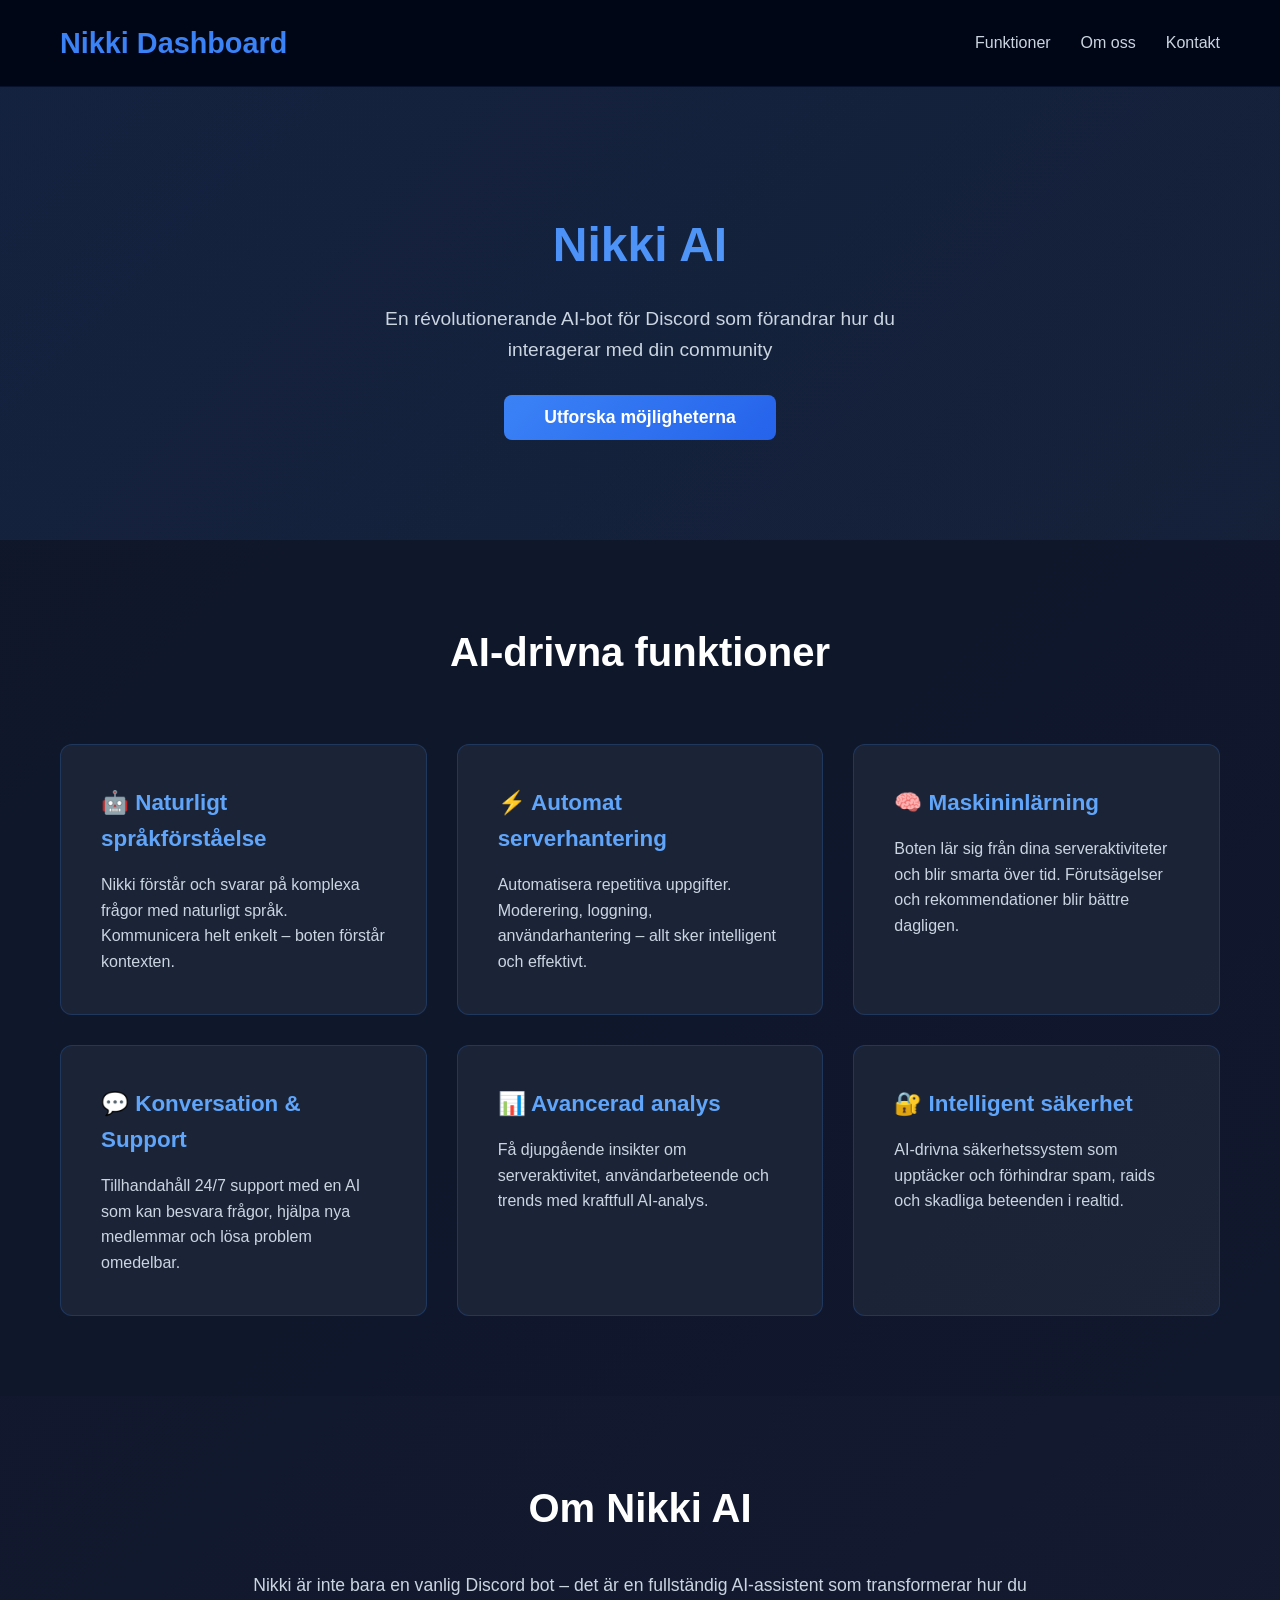
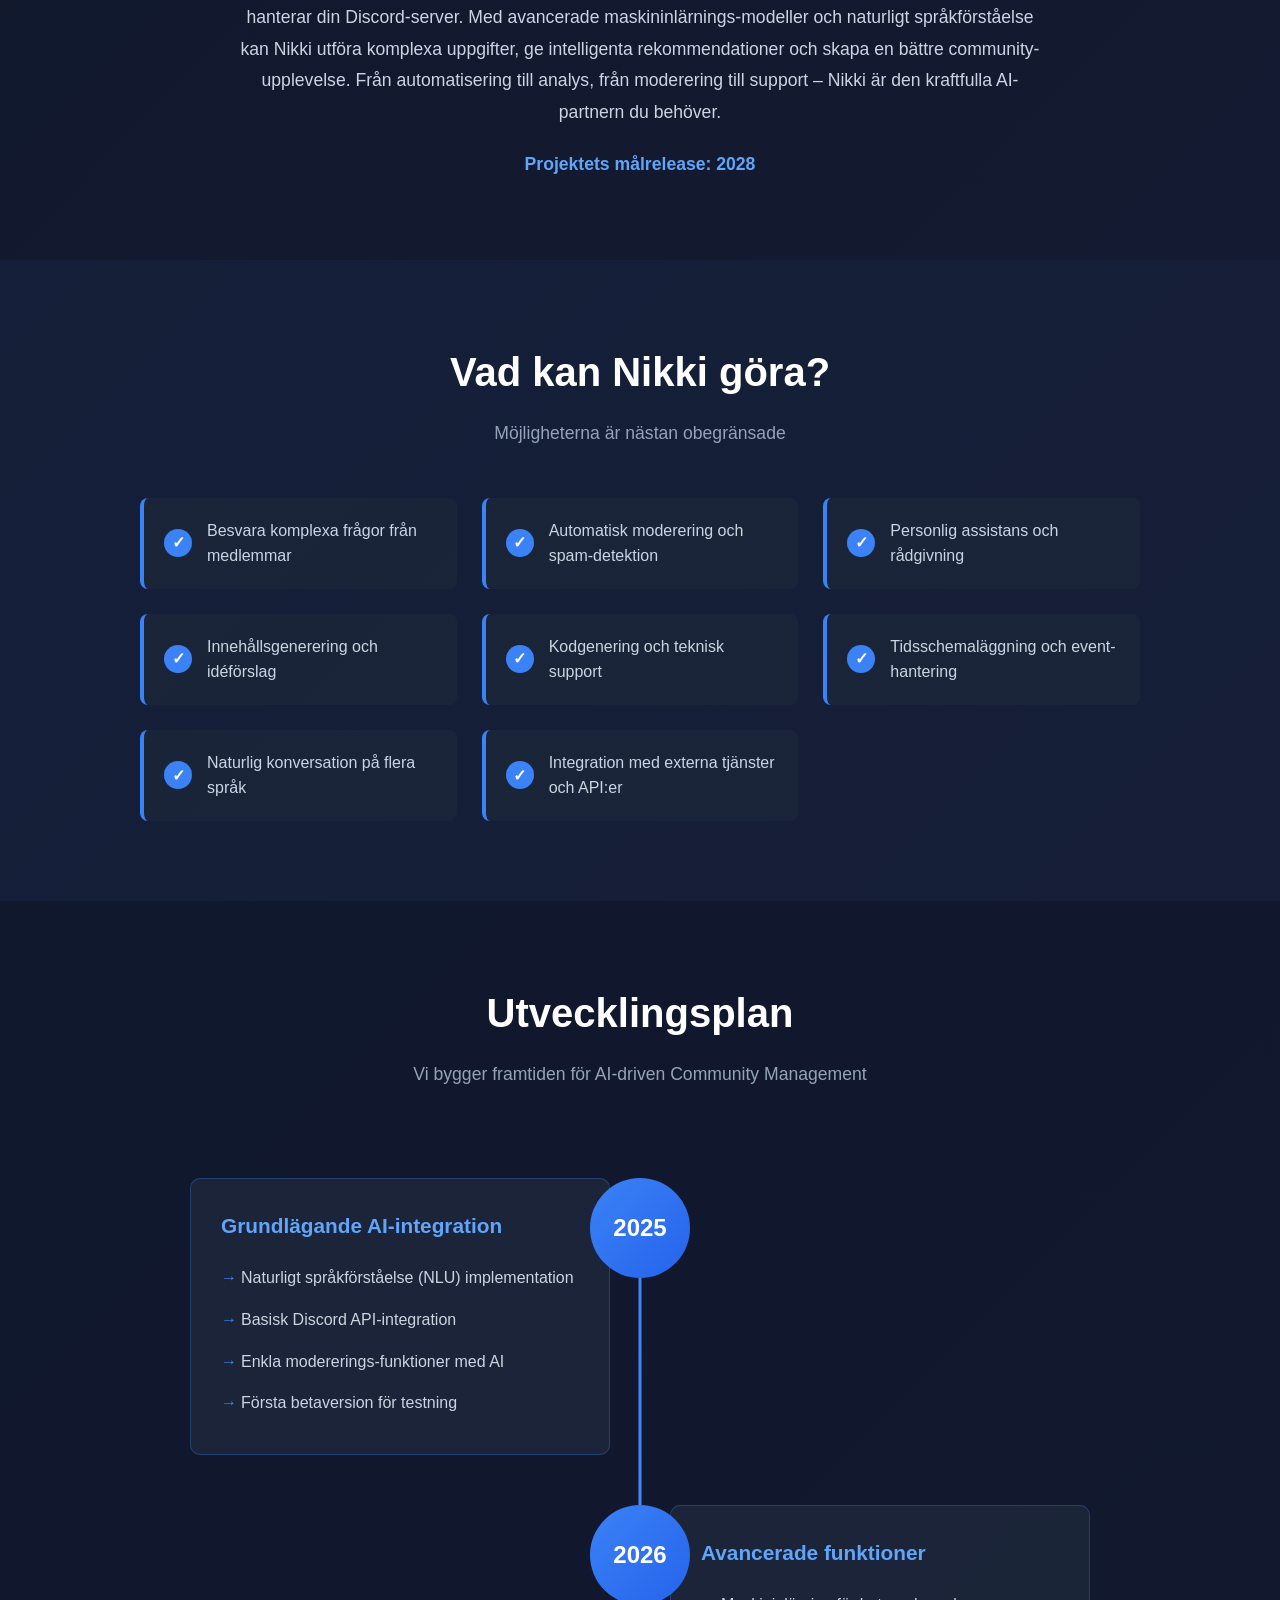
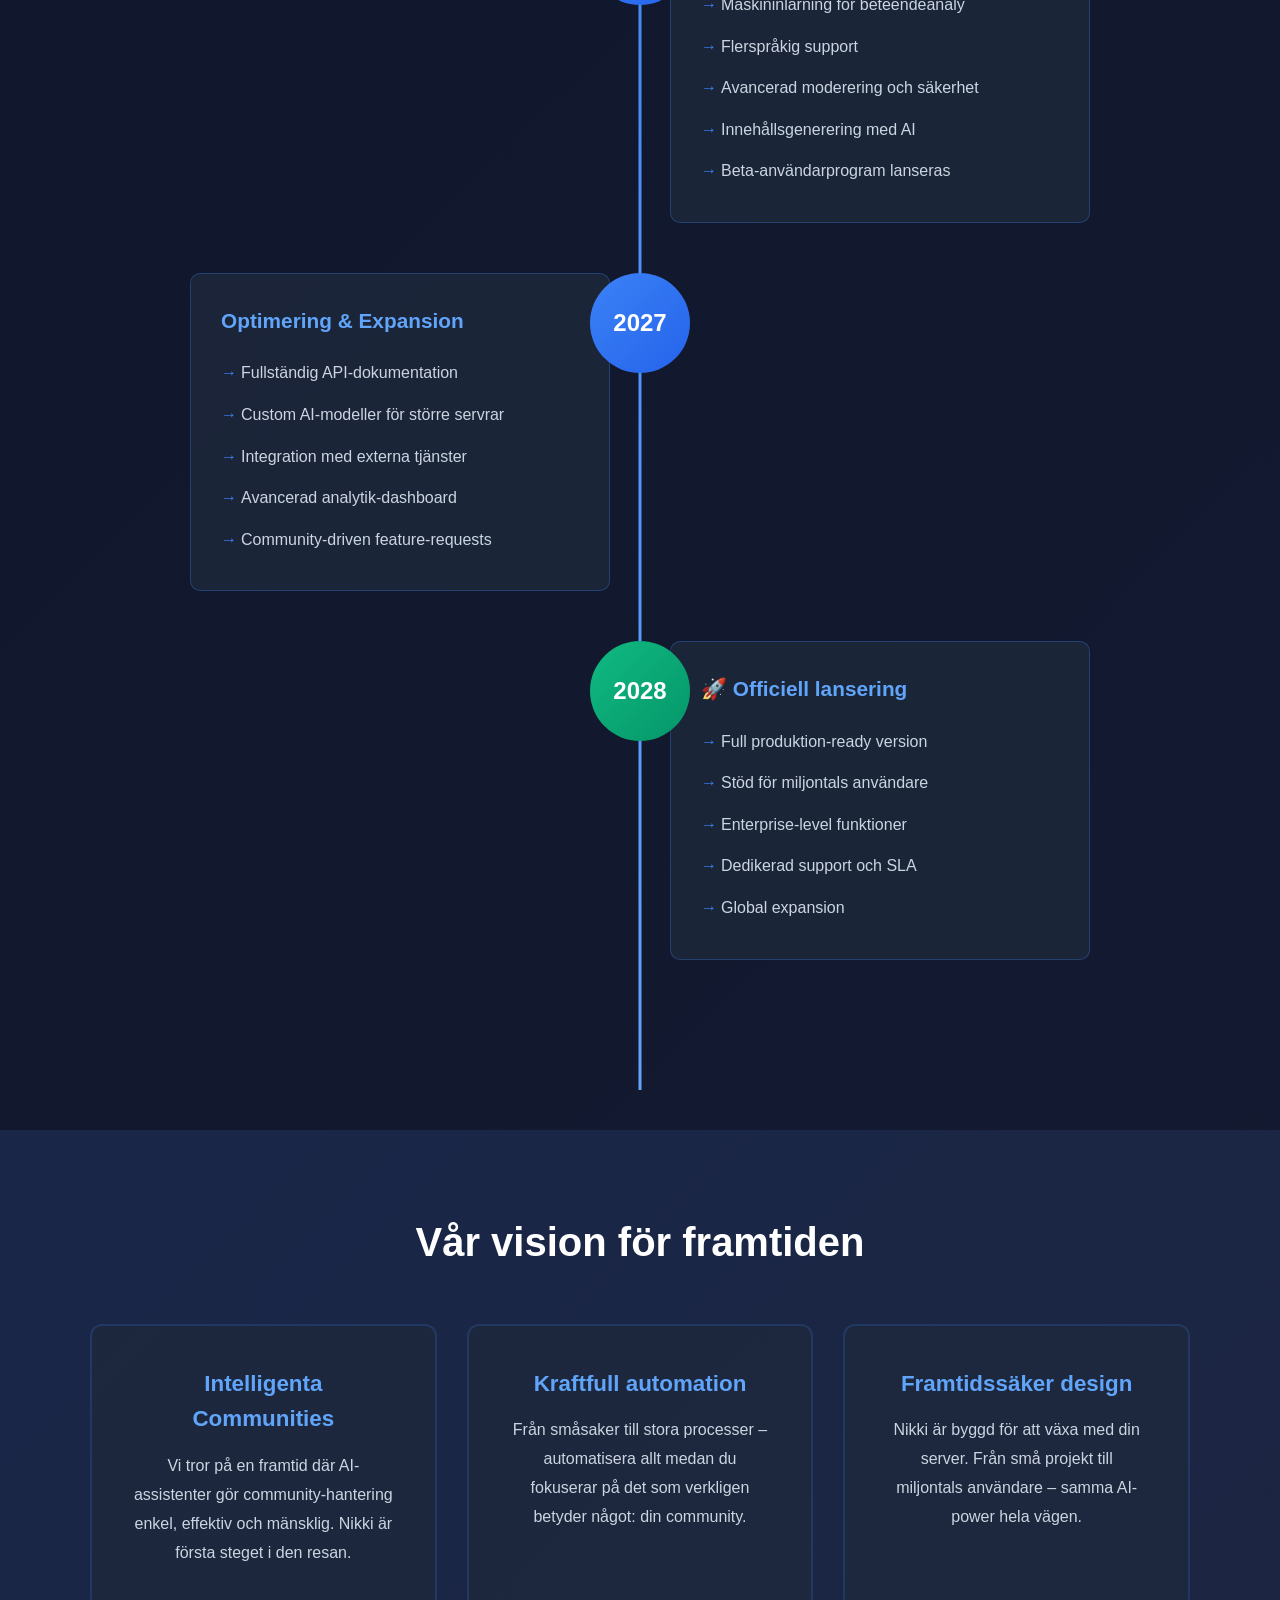
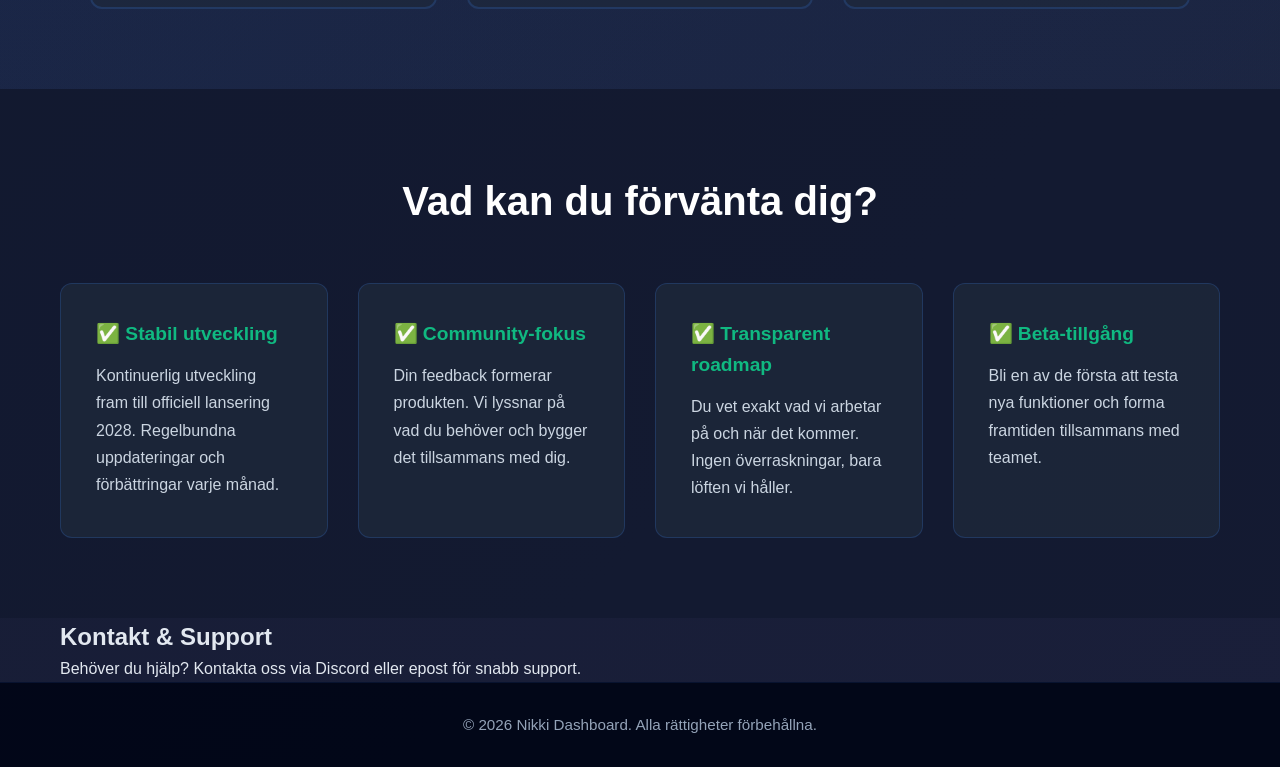
<file: index.html>
<!DOCTYPE html>
<html lang="sv">
<head>
  <meta charset="UTF-8">
  <meta name="viewport" content="width=device-width, initial-scale=1.0">
  <title>Nikki Dashboard</title>
  <link rel="stylesheet" href="style.css">
</head>
<body>

  <header>
    <div class="header-content">
      <h1>Nikki Dashboard</h1>
      <nav>
        <a href="#features">Funktioner</a>
        <a href="#about">Om oss</a>
        <a href="#contact">Kontakt</a>
      </nav>
    </div>
  </header>

  <section class="hero">
    <div class="hero-content">
      <h2>Nikki AI</h2>
      <p>En révolutionerande AI-bot för Discord som förandrar hur du interagerar med din community</p>
      <button class="cta-button">Utforska möjligheterna</button>
    </div>
  </section>

  <section id="features" class="features">
    <div class="container">
      <h2>AI-drivna funktioner</h2>
      <div class="feature-grid">
        <div class="feature-card">
          <h3>🤖 Naturligt språkförståelse</h3>
          <p>Nikki förstår och svarar på komplexa frågor med naturligt språk. Kommunicera helt enkelt – boten förstår kontexten.</p>
        </div>
        <div class="feature-card">
          <h3>⚡ Automat serverhantering</h3>
          <p>Automatisera repetitiva uppgifter. Moderering, loggning, användarhantering – allt sker intelligent och effektivt.</p>
        </div>
        <div class="feature-card">
          <h3>🧠 Maskininlärning</h3>
          <p>Boten lär sig från dina serveraktiviteter och blir smarta över tid. Förutsägelser och rekommendationer blir bättre dagligen.</p>
        </div>
        <div class="feature-card">
          <h3>💬 Konversation & Support</h3>
          <p>Tillhandahåll 24/7 support med en AI som kan besvara frågor, hjälpa nya medlemmar och lösa problem omedelbar.</p>
        </div>
        <div class="feature-card">
          <h3>📊 Avancerad analys</h3>
          <p>Få djupgående insikter om serveraktivitet, användarbeteende och trends med kraftfull AI-analys.</p>
        </div>
        <div class="feature-card">
          <h3>🔐 Intelligent säkerhet</h3>
          <p>AI-drivna säkerhetssystem som upptäcker och förhindrar spam, raids och skadliga beteenden i realtid.</p>
        </div>
      </div>
    </div>
  </section>

  <section id="about" class="about">
    <div class="container">
      <h2>Om Nikki AI</h2>
      <p>Nikki är inte bara en vanlig Discord bot – det är en fullständig AI-assistent som transformerar hur du hanterar din Discord-server. Med avancerade maskininlärnings-modeller och naturligt språkförståelse kan Nikki utföra komplexa uppgifter, ge intelligenta rekommendationer och skapa en bättre community-upplevelse. Från automatisering till analys, från moderering till support – Nikki är den kraftfulla AI-partnern du behöver.</p>
      <p style="margin-top: 20px; color: #60a5fa; font-weight: 600;">Projektets målrelease: <strong>2028</strong></p>
    </div>
  </section>

  <section id="capabilities" class="capabilities">
    <div class="container">
      <h2>Vad kan Nikki göra?</h2>
      <p class="subtitle">Möjligheterna är nästan obegränsade</p>
      <div class="capabilities-grid">
        <div class="capability-item">
          <span class="capability-icon">✓</span>
          <p>Besvara komplexa frågor från medlemmar</p>
        </div>
        <div class="capability-item">
          <span class="capability-icon">✓</span>
          <p>Automatisk moderering och spam-detektion</p>
        </div>
        <div class="capability-item">
          <span class="capability-icon">✓</span>
          <p>Personlig assistans och rådgivning</p>
        </div>
        <div class="capability-item">
          <span class="capability-icon">✓</span>
          <p>Innehållsgenerering och idéförslag</p>
        </div>
        <div class="capability-item">
          <span class="capability-icon">✓</span>
          <p>Kodgenering och teknisk support</p>
        </div>
        <div class="capability-item">
          <span class="capability-icon">✓</span>
          <p>Tidsschemaläggning och event-hantering</p>
        </div>
        <div class="capability-item">
          <span class="capability-icon">✓</span>
          <p>Naturlig konversation på flera språk</p>
        </div>
        <div class="capability-item">
          <span class="capability-icon">✓</span>
          <p>Integration med externa tjänster och API:er</p>
        </div>
      </div>
    </div>
  </section>

  <section id="roadmap" class="roadmap">
    <div class="container">
      <h2>Utvecklingsplan</h2>
      <p class="subtitle">Vi bygger framtiden för AI-driven Community Management</p>
      
      <div class="timeline">
        <div class="timeline-item">
          <div class="timeline-marker">2025</div>
          <div class="timeline-content">
            <h3>Grundlägande AI-integration</h3>
            <ul>
              <li>Naturligt språkförståelse (NLU) implementation</li>
              <li>Basisk Discord API-integration</li>
              <li>Enkla modererings-funktioner med AI</li>
              <li>Första betaversion för testning</li>
            </ul>
          </div>
        </div>

        <div class="timeline-item">
          <div class="timeline-marker">2026</div>
          <div class="timeline-content">
            <h3>Avancerade funktioner</h3>
            <ul>
              <li>Maskininlärning för beteendeanaly</li>
              <li>Flerspråkig support</li>
              <li>Avancerad moderering och säkerhet</li>
              <li>Innehållsgenerering med AI</li>
              <li>Beta-användarprogram lanseras</li>
            </ul>
          </div>
        </div>

        <div class="timeline-item">
          <div class="timeline-marker">2027</div>
          <div class="timeline-content">
            <h3>Optimering & Expansion</h3>
            <ul>
              <li>Fullständig API-dokumentation</li>
              <li>Custom AI-modeller för större servrar</li>
              <li>Integration med externa tjänster</li>
              <li>Avancerad analytik-dashboard</li>
              <li>Community-driven feature-requests</li>
            </ul>
          </div>
        </div>

        <div class="timeline-item timeline-final">
          <div class="timeline-marker">2028</div>
          <div class="timeline-content">
            <h3>🚀 Officiell lansering</h3>
            <ul>
              <li>Full produktion-ready version</li>
              <li>Stöd för miljontals användare</li>
              <li>Enterprise-level funktioner</li>
              <li>Dedikerad support och SLA</li>
              <li>Global expansion</li>
            </ul>
          </div>
        </div>
      </div>
    </div>
  </section>

  <section id="vision" class="vision">
    <div class="container">
      <h2>Vår vision för framtiden</h2>
      <div class="vision-content">
        <div class="vision-card">
          <h3>Intelligenta Communities</h3>
          <p>Vi tror på en framtid där AI-assistenter gör community-hantering enkel, effektiv och mänsklig. Nikki är första steget i den resan.</p>
        </div>
        <div class="vision-card">
          <h3>Kraftfull automation</h3>
          <p>Från småsaker till stora processer – automatisera allt medan du fokuserar på det som verkligen betyder något: din community.</p>
        </div>
        <div class="vision-card">
          <h3>Framtidssäker design</h3>
          <p>Nikki är byggd för att växa med din server. Från små projekt till miljontals användare – samma AI-power hela vägen.</p>
        </div>
      </div>
    </div>
  </section>

  <section id="expectations" class="expectations">
    <div class="container">
      <h2>Vad kan du förvänta dig?</h2>
      <div class="expectations-grid">
        <div class="expectation-item">
          <h3>✅ Stabil utveckling</h3>
          <p>Kontinuerlig utveckling fram till officiell lansering 2028. Regelbundna uppdateringar och förbättringar varje månad.</p>
        </div>
        <div class="expectation-item">
          <h3>✅ Community-fokus</h3>
          <p>Din feedback formerar produkten. Vi lyssnar på vad du behöver och bygger det tillsammans med dig.</p>
        </div>
        <div class="expectation-item">
          <h3>✅ Transparent roadmap</h3>
          <p>Du vet exakt vad vi arbetar på och när det kommer. Ingen överraskningar, bara löften vi håller.</p>
        </div>
        <div class="expectation-item">
          <h3>✅ Beta-tillgång</h3>
          <p>Bli en av de första att testa nya funktioner och forma framtiden tillsammans med teamet.</p>
        </div>
      </div>
    </div>
  </section>
    <div class="container">
      <h2>Kontakt & Support</h2>
      <p>Behöver du hjälp? Kontakta oss via Discord eller epost för snabb support.</p>
    </div>
  </section>

  <footer>
    <div class="container">
      <p>&copy; 2026 Nikki Dashboard. Alla rättigheter förbehållna.</p>
    </div>
  </footer>

  <script src="script.js"></script>
</body>
</html>
</file>
<file: style.css>
* {
  margin: 0;
  padding: 0;
  box-sizing: border-box;
}

body {
  font-family: 'Segoe UI', Tahoma, Geneva, Verdana, sans-serif;
  background: linear-gradient(135deg, #0f172a 0%, #1a1f3a 100%);
  color: #e2e8f0;
  line-height: 1.6;
}

.container {
  max-width: 1200px;
  margin: 0 auto;
  padding: 0 20px;
}

/* Header */
header {
  background: rgba(2, 6, 23, 0.95);
  backdrop-filter: blur(10px);
  border-bottom: 1px solid rgba(59, 130, 246, 0.1);
  position: sticky;
  top: 0;
  z-index: 100;
}

.header-content {
  display: flex;
  justify-content: space-between;
  align-items: center;
  max-width: 1200px;
  margin: 0 auto;
  padding: 20px;
}

header h1 {
  font-size: 1.8rem;
  font-weight: 700;
  color: #3b82f6;
}

nav {
  display: flex;
  gap: 30px;
}

nav a {
  color: #cbd5e1;
  text-decoration: none;
  font-weight: 500;
  transition: color 0.3s ease;
}

nav a:hover {
  color: #3b82f6;
}

/* Hero Section */
.hero {
  text-align: center;
  padding: 120px 20px 100px;
  background: linear-gradient(135deg, rgba(59, 130, 246, 0.1) 0%, rgba(79, 172, 254, 0.05) 100%);
}

.hero-content h2 {
  font-size: 3rem;
  font-weight: 700;
  margin-bottom: 20px;
  background: linear-gradient(135deg, #3b82f6, #60a5fa);
  -webkit-background-clip: text;
  -webkit-text-fill-color: transparent;
  background-clip: text;
}

.hero-content p {
  font-size: 1.2rem;
  color: #cbd5e1;
  margin-bottom: 30px;
  max-width: 600px;
  margin-left: auto;
  margin-right: auto;
}

/* Buttons */
.cta-button {
  display: inline-block;
  padding: 12px 40px;
  background: linear-gradient(135deg, #3b82f6, #2563eb);
  border: none;
  color: white;
  font-size: 1.1rem;
  font-weight: 600;
  border-radius: 8px;
  cursor: pointer;
  transition: all 0.3s ease;
  text-decoration: none;
}

.cta-button:hover {
  transform: translateY(-2px);
  box-shadow: 0 10px 30px rgba(59, 130, 246, 0.3);
}

/* Features Section */
.features {
  padding: 80px 20px;
  background: rgba(15, 23, 42, 0.5);
}

.features h2 {
  font-size: 2.5rem;
  font-weight: 700;
  text-align: center;
  margin-bottom: 60px;
  color: #fff;
}

.feature-grid {
  display: grid;
  grid-template-columns: repeat(auto-fit, minmax(280px, 1fr));
  gap: 30px;
}

.feature-card {
  background: rgba(30, 41, 59, 0.8);
  border: 1px solid rgba(59, 130, 246, 0.2);
  padding: 40px;
  border-radius: 12px;
  transition: all 0.3s ease;
}

.feature-card:hover {
  border-color: rgba(59, 130, 246, 0.5);
  background: rgba(30, 41, 59, 1);
  box-shadow: 0 10px 40px rgba(59, 130, 246, 0.15);
}

.feature-card h3 {
  font-size: 1.4rem;
  color: #60a5fa;
  margin-bottom: 15px;
}

.feature-card p {
  color: #cbd5e1;
  font-size: 1rem;
}

/* About Section */
.about {
  padding: 80px 20px;
  text-align: center;
}

.about h2 {
  font-size: 2.5rem;
  font-weight: 700;
  margin-bottom: 30px;
  color: #fff;
}

.about p {
  font-size: 1.1rem;
  color: #cbd5e1;
  max-width: 800px;
  margin-left: auto;
  margin-right: auto;
  line-height: 1.8;
}

/* Capabilities Section */
.capabilities {
  padding: 80px 20px;
  background: linear-gradient(135deg, rgba(59, 130, 246, 0.05) 0%, rgba(79, 172, 254, 0.02) 100%);
}

.capabilities h2 {
  font-size: 2.5rem;
  font-weight: 700;
  text-align: center;
  margin-bottom: 15px;
  color: #fff;
}

.subtitle {
  text-align: center;
  color: #94a3b8;
  font-size: 1.1rem;
  margin-bottom: 50px;
}

.capabilities-grid {
  display: grid;
  grid-template-columns: repeat(auto-fit, minmax(250px, 1fr));
  gap: 25px;
  max-width: 1000px;
  margin: 0 auto;
}

.capability-item {
  display: flex;
  align-items: center;
  gap: 15px;
  padding: 20px;
  background: rgba(30, 41, 59, 0.6);
  border-left: 4px solid #3b82f6;
  border-radius: 8px;
  transition: all 0.3s ease;
}

.capability-item:hover {
  background: rgba(30, 41, 59, 1);
  border-left-color: #60a5fa;
  transform: translateX(5px);
}

.capability-icon {
  display: flex;
  align-items: center;
  justify-content: center;
  width: 28px;
  height: 28px;
  background: #3b82f6;
  border-radius: 50%;
  color: white;
  font-weight: bold;
  flex-shrink: 0;
}

.capability-item p {
  color: #cbd5e1;
  margin: 0;
  font-size: 1rem;
}

/* Contact Section */
.contact {
  padding: 80px 20px;
  background: rgba(15, 23, 42, 0.5);
  text-align: center;
}

.contact h2 {
  font-size: 2.5rem;
  font-weight: 700;
  margin-bottom: 20px;
  color: #fff;
}

.contact p {
  font-size: 1.1rem;
  color: #cbd5e1;
  max-width: 600px;
  margin-left: auto;
  margin-right: auto;
}

/* Footer */
footer {
  background: rgba(2, 6, 23, 0.95);
  border-top: 1px solid rgba(59, 130, 246, 0.1);
  padding: 30px 20px;
  text-align: center;
  color: #94a3b8;
  font-size: 0.95rem;
}

/* Roadmap Section */
.roadmap {
  padding: 80px 20px;
  background: rgba(15, 23, 42, 0.5);
}

.roadmap h2 {
  font-size: 2.5rem;
  font-weight: 700;
  text-align: center;
  margin-bottom: 15px;
  color: #fff;
}

.timeline {
  position: relative;
  max-width: 900px;
  margin: 0 auto;
  padding: 40px 0;
}

.timeline::before {
  content: '';
  position: absolute;
  left: 50%;
  transform: translateX(-50%);
  width: 3px;
  height: 100%;
  background: linear-gradient(180deg, #3b82f6, #60a5fa);
}

.timeline-item {
  margin-bottom: 50px;
  position: relative;
}

.timeline-item:nth-child(odd) .timeline-content {
  margin-left: 0;
  margin-right: auto;
  width: calc(50% - 30px);
}

.timeline-item:nth-child(even) .timeline-content {
  margin-left: auto;
  margin-right: 0;
  width: calc(50% - 30px);
}

.timeline-marker {
  position: absolute;
  left: 50%;
  top: 0;
  transform: translateX(-50%);
  width: 100px;
  height: 100px;
  background: linear-gradient(135deg, #3b82f6, #2563eb);
  border-radius: 50%;
  display: flex;
  align-items: center;
  justify-content: center;
  font-size: 1.5rem;
  font-weight: bold;
  color: white;
  z-index: 10;
}

.timeline-content {
  background: rgba(30, 41, 59, 0.8);
  border: 1px solid rgba(59, 130, 246, 0.3);
  padding: 30px;
  border-radius: 10px;
  transition: all 0.3s ease;
}

.timeline-content:hover {
  border-color: rgba(59, 130, 246, 0.6);
  background: rgba(30, 41, 59, 1);
  box-shadow: 0 10px 30px rgba(59, 130, 246, 0.15);
}

.timeline-content h3 {
  color: #60a5fa;
  margin-bottom: 15px;
  font-size: 1.3rem;
}

.timeline-content ul {
  list-style: none;
  padding: 0;
  margin: 0;
}

.timeline-content li {
  color: #cbd5e1;
  padding: 8px 0;
  padding-left: 20px;
  position: relative;
}

.timeline-content li::before {
  content: '→';
  position: absolute;
  left: 0;
  color: #3b82f6;
}

.timeline-final .timeline-marker {
  background: linear-gradient(135deg, #10b981, #059669);
}

/* Vision Section */
.vision {
  padding: 80px 20px;
  background: linear-gradient(135deg, rgba(59, 130, 246, 0.1) 0%, rgba(79, 172, 254, 0.05) 100%);
}

.vision h2 {
  font-size: 2.5rem;
  font-weight: 700;
  text-align: center;
  margin-bottom: 50px;
  color: #fff;
}

.vision-content {
  display: grid;
  grid-template-columns: repeat(auto-fit, minmax(300px, 1fr));
  gap: 30px;
  max-width: 1100px;
  margin: 0 auto;
}

.vision-card {
  background: rgba(30, 41, 59, 0.7);
  border: 2px solid rgba(59, 130, 246, 0.2);
  padding: 40px;
  border-radius: 12px;
  text-align: center;
  transition: all 0.3s ease;
}

.vision-card:hover {
  border-color: rgba(59, 130, 246, 0.5);
  transform: translateY(-5px);
  box-shadow: 0 15px 40px rgba(59, 130, 246, 0.1);
}

.vision-card h3 {
  color: #60a5fa;
  font-size: 1.4rem;
  margin-bottom: 15px;
}

.vision-card p {
  color: #cbd5e1;
  line-height: 1.8;
}

/* Expectations Section */
.expectations {
  padding: 80px 20px;
  background: rgba(15, 23, 42, 0.5);
}

.expectations h2 {
  font-size: 2.5rem;
  font-weight: 700;
  text-align: center;
  margin-bottom: 50px;
  color: #fff;
}

.expectations-grid {
  display: grid;
  grid-template-columns: repeat(auto-fit, minmax(250px, 1fr));
  gap: 30px;
  max-width: 1200px;
  margin: 0 auto;
}

.expectation-item {
  background: rgba(30, 41, 59, 0.8);
  border: 1px solid rgba(59, 130, 246, 0.2);
  padding: 35px;
  border-radius: 12px;
  transition: all 0.3s ease;
}

.expectation-item:hover {
  border-color: rgba(59, 130, 246, 0.5);
  background: rgba(30, 41, 59, 1);
  box-shadow: 0 10px 35px rgba(59, 130, 246, 0.15);
}

.expectation-item h3 {
  color: #10b981;
  font-size: 1.2rem;
  margin-bottom: 12px;
}

.expectation-item p {
  color: #cbd5e1;
  margin: 0;
  line-height: 1.7;
}

/* Responsive */
@media (max-width: 768px) {
  .header-content {
    flex-direction: column;
    gap: 15px;
  }

  nav {
    flex-direction: column;
    gap: 10px;
    text-align: center;
  }

  .hero-content h2 {
    font-size: 2rem;
  }

  .features h2,
  .about h2,
  .contact h2,
  .roadmap h2,
  .vision h2,
  .expectations h2 {
    font-size: 1.8rem;
  }

  .feature-grid {
    grid-template-columns: 1fr;
  }

  .timeline::before {
    left: 20px;
  }

  .timeline-item:nth-child(odd) .timeline-content,
  .timeline-item:nth-child(even) .timeline-content {
    width: calc(100% - 80px);
    margin-left: 80px;
    margin-right: 0;
  }

  .timeline-marker {
    left: 20px;
    width: 50px;
    height: 50px;
    font-size: 1rem;
  }

  .vision-content,
  .expectations-grid {
    grid-template-columns: 1fr;
  }
}
</file>
